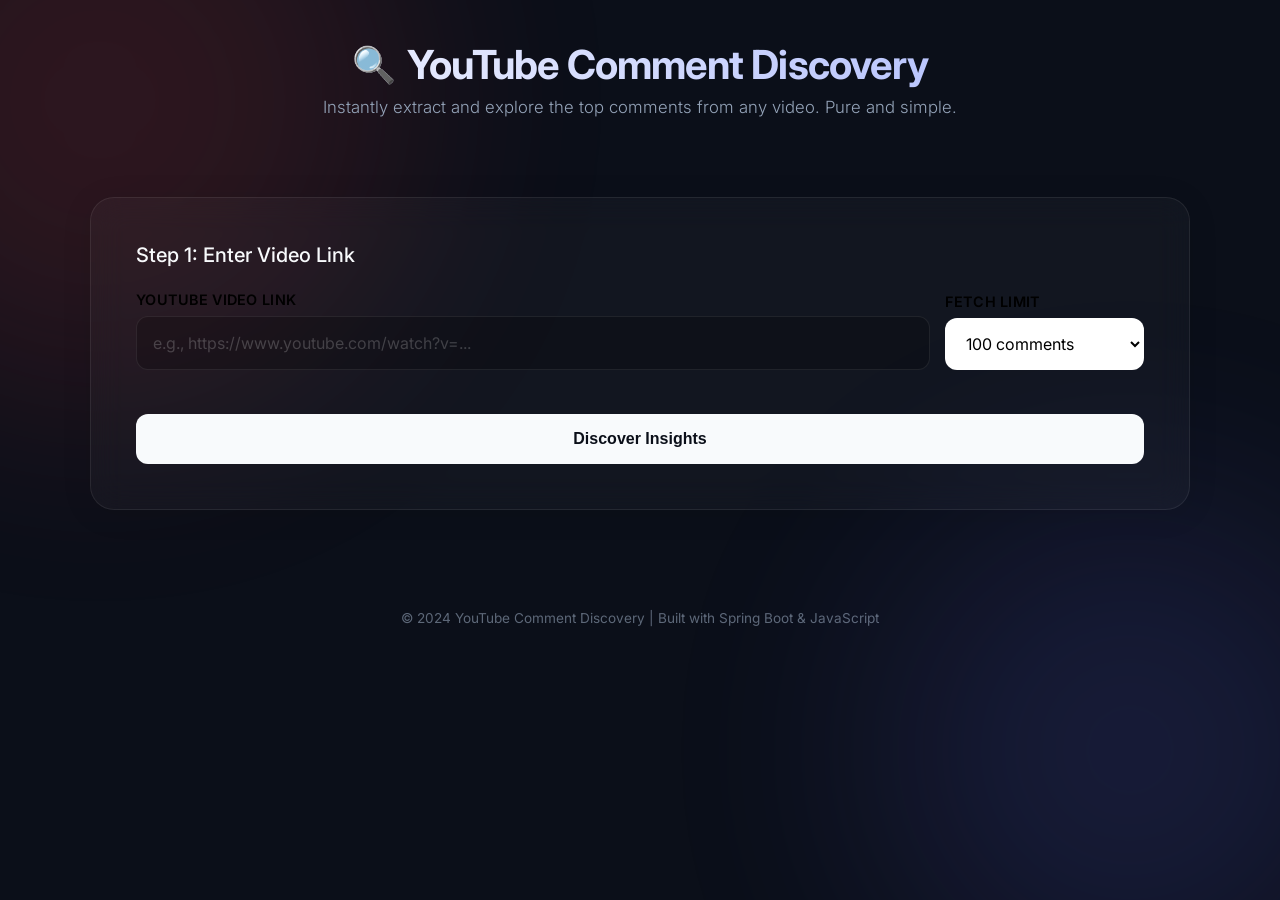
<file: frontend/index.html>
<!DOCTYPE html>
<html lang="en">
<head>
    <meta charset="UTF-8">
    <meta name="viewport" content="width=device-width, initial-scale=1.0">
    <title>YouTube Comment Discovery</title>
    <link rel="stylesheet" href="styles.css">
</head>
<body>
    <div class="container">
        <!-- Header Section -->
        <header class="header">
            <div class="header-content">
                <h1 class="title">
                    <span class="title-icon">🔍</span>
                    YouTube Comment Discovery
                </h1>
                <p class="subtitle">Instantly extract and explore the top comments from any video. Pure and simple.</p>
            </div>
        </header>

        <!-- Main Content -->
        <main class="main-content">
            <!-- Input Section -->
            <section class="input-section">
                <div class="input-card">
                    <h2>Step 1: Enter Video Link</h2>
                    <form id="analysisForm" onsubmit="handleAnalyze(event)">
                        <div class="input-row">
                            <div class="form-group url-group">
                                <label for="videoUrl">YouTube video link</label>
                                <input 
                                    type="text" 
                                    id="videoUrl" 
                                    name="videoUrl" 
                                    placeholder="e.g., https://www.youtube.com/watch?v=..."
                                    required
                                >
                            </div>
                            
                            <div class="form-group limit-group">
                                <label for="maxComments">Fetch limit</label>
                                <select id="maxComments" name="maxComments">
                                    <option value="20">20 comments</option>
                                    <option value="50">50 comments</option>
                                    <option value="100" selected>100 comments</option>
                                    <option value="200">200 comments</option>
                                    <option value="500">500 comments</option>
                                </select>
                            </div>
                        </div>

                        <button type="submit" class="btn-analyze" id="analyzeBtn">
                            <span class="btn-text">Discover Insights</span>
                            <span class="btn-loader" id="loader" style="display: none;">
                                <span class="spinner"></span>
                            </span>
                        </button>
                        <div id="loadingStatus" class="loading-status" style="display: none;"></div>
                    </form>
                </div>
            </section>

            <!-- Results Section -->
            <section class="results-section" id="resultsSection" style="display: none;">
                <div class="results-container">
                    <!-- AI Analytics Section -->
                    <div id="analytics-section" class="analytics-container fade-in" style="display: none;">
                        <div class="analytics-header">
                            <h2 class="comments-title">
                                <span class="title-icon">✨</span>
                                AI Insights
                            </h2>
                            <div class="header-actions">
                                <button class="btn-icon" onclick="copySummary()" title="Copy Summary">📋</button>
                                <button class="btn-icon" onclick="exportAnalysis()" title="Download JSON">📥</button>
                            </div>
                        </div>
                        
                        <div class="stats-grid">
                            <!-- Executive Summary -->
                            <div class="stat-card summary-card">
                                <div class="stat-header">
                                    <span class="stat-icon">🤖</span>
                                    <h3 class="stat-title">Executive Summary</h3>
                                </div>
                                <div class="stat-value summary-text" id="aiSummary">Analyzing...</div>
                            </div>
                            
                            <!-- Toxicity Meter -->
                            <div class="stat-card toxicity-card">
                                <div class="stat-header">
                                    <span class="stat-icon">🛡️</span>
                                    <h3 class="stat-title">Toxicity Score</h3>
                                </div>
                                <div class="toxicity-meter">
                                    <div class="meter-bg">
                                        <div id="toxicityFill" class="meter-fill" style="width: 0%"></div>
                                    </div>
                                    <div class="meter-value"><span id="toxicityScore">0</span>/100</div>
                                </div>
                            </div>

                            <!-- Sentiment Split -->
                            <div class="stat-card sentiment-card">
                                <div class="stat-header">
                                    <span class="stat-icon">📊</span>
                                    <h3 class="stat-title">Sentiment Distribution</h3>
                                </div>
                                <div class="sentiment-bars">
                                    <div class="bar-row"><span class="bar-label">Pos</span><div class="bar-bg"><div id="posFill" class="bar-fill pos-color"></div></div><span id="posVal" class="bar-val">0%</span></div>
                                    <div class="bar-row"><span class="bar-label">Neu</span><div class="bar-bg"><div id="neuFill" class="bar-fill neu-color"></div></div><span id="neuVal" class="bar-val">0%</span></div>
                                    <div class="bar-row"><span class="bar-label">Neg</span><div class="bar-bg"><div id="negFill" class="bar-fill neg-color"></div></div><span id="negVal" class="bar-val">0%</span></div>
                                </div>
                            </div>

                            <!-- Key Topics -->
                            <div class="stat-card topics-card">
                                <div class="stat-header">
                                    <span class="stat-icon">🏷️</span>
                                    <h3 class="stat-title">Key Topics</h3>
                                </div>
                                <div id="keyTopicsList" class="topics-list">
                                    <!-- Dynamic badges -->
                                </div>
                            </div>
                        </div>
                    </div>

                    <!-- Extracted Comments Section -->
                    <div class="extracted-comments-container">
                        <div class="comments-section-header">
                            <h2 class="comments-title">
                                <span class="title-icon">💬</span>
                                Extracted Comments
                            </h2>
                            <div class="search-box">
                                <input type="text" id="commentSearch" placeholder="Search comments..." onkeyup="handleSearch()">
                                <span class="search-icon">🔍</span>
                            </div>
                        </div>
                        <div id="commentsGrid" class="comments-grid"></div>
                    </div>
                </div>

                <button class="btn-reset" onclick="resetForm()">Extract from Another Video</button>
            </section>

            <!-- Error Section -->
            <section class="error-section" id="errorSection" style="display: none;">
                <div class="error-card">
                    <h3>⚠️ Error</h3>
                    <p id="errorMessage"></p>
                    <button class="btn-reset" onclick="resetError()">Try Again</button>
                </div>
            </section>
        </main>

        <!-- Footer Section -->
        <footer class="footer">
            <p>&copy; 2024 YouTube Comment Discovery | Built with Spring Boot & JavaScript</p>
        </footer>
    </div>

    <script src="script.js"></script>
</body>
</html>
</file>
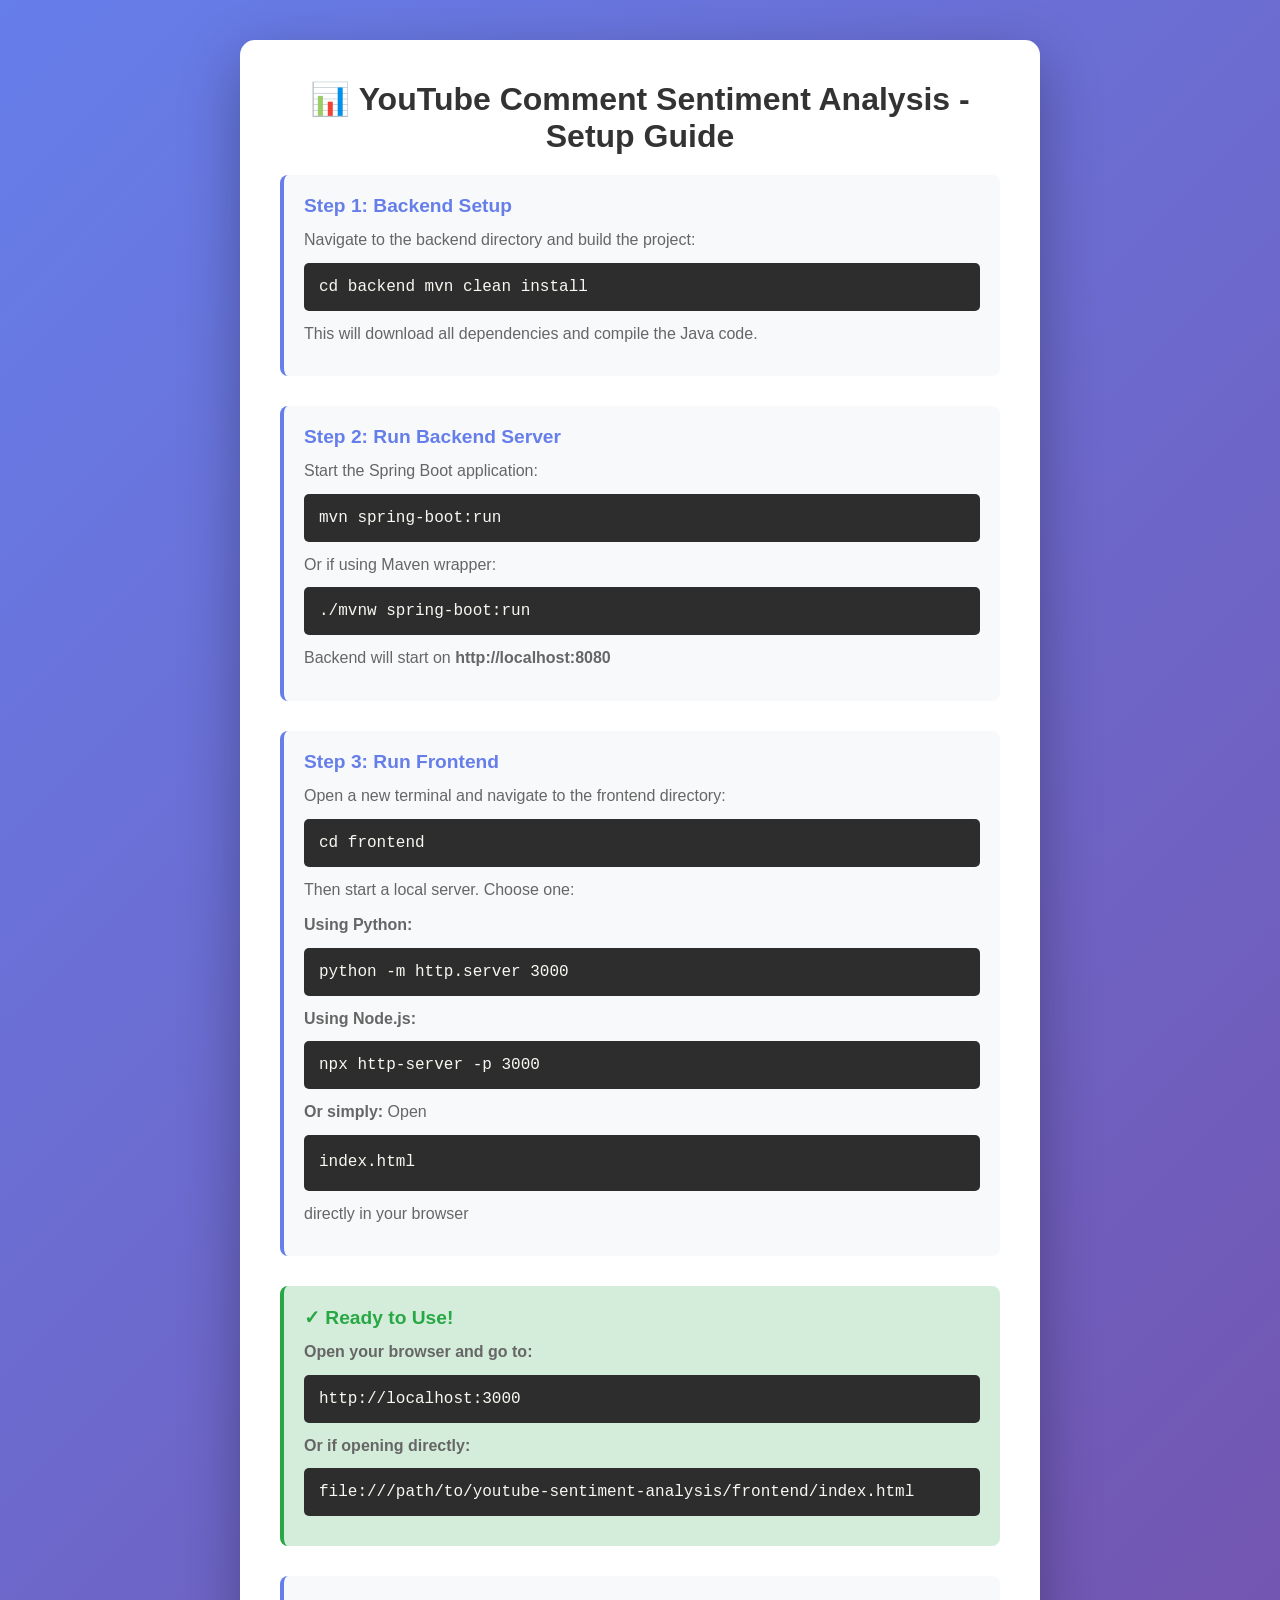
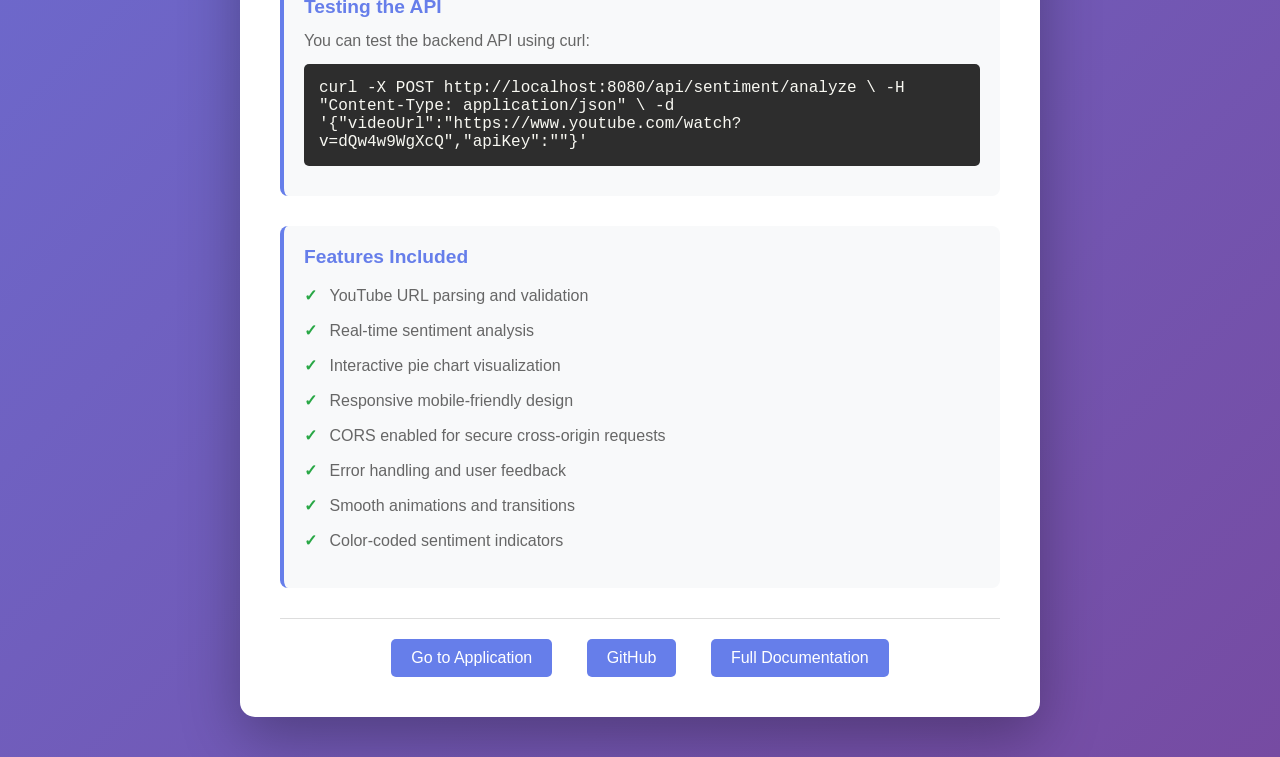
<file: frontend/SETUP.html>
<!DOCTYPE html>
<html lang="en">
<head>
    <meta charset="UTF-8">
    <meta name="viewport" content="width=device-width, initial-scale=1.0">
    <title>YouTube Sentiment Analysis - Demo</title>
    <style>
        * {
            margin: 0;
            padding: 0;
            box-sizing: border-box;
        }

        body {
            font-family: 'Segoe UI', Tahoma, Geneva, Verdana, sans-serif;
            background: linear-gradient(135deg, #667eea 0%, #764ba2 100%);
            min-height: 100vh;
            padding: 40px 20px;
        }

        .container {
            max-width: 800px;
            margin: 0 auto;
            background: white;
            border-radius: 15px;
            padding: 40px;
            box-shadow: 0 20px 60px rgba(0, 0, 0, 0.3);
        }

        h1 {
            color: #333;
            margin-bottom: 20px;
            text-align: center;
        }

        .step {
            margin-bottom: 30px;
            padding: 20px;
            background: #f8f9fa;
            border-left: 4px solid #667eea;
            border-radius: 8px;
        }

        .step h2 {
            color: #667eea;
            font-size: 1.2rem;
            margin-bottom: 10px;
        }

        .step code {
            display: block;
            background: #2d2d2d;
            color: #f8f8f2;
            padding: 15px;
            border-radius: 5px;
            overflow-x: auto;
            font-family: 'Courier New', monospace;
            margin: 10px 0;
        }

        .step p {
            color: #666;
            line-height: 1.6;
            margin-bottom: 10px;
        }

        .success {
            background: #d4edda;
            border-left-color: #28a745;
        }

        .success h2 {
            color: #28a745;
        }

        .links {
            text-align: center;
            margin-top: 30px;
            padding-top: 20px;
            border-top: 1px solid #ddd;
        }

        .links a {
            display: inline-block;
            margin: 0 15px;
            padding: 10px 20px;
            background: #667eea;
            color: white;
            text-decoration: none;
            border-radius: 5px;
            transition: background 0.3s;
        }

        .links a:hover {
            background: #5568d3;
        }

        .feature-list {
            list-style: none;
            margin: 10px 0;
        }

        .feature-list li {
            padding: 8px 0;
            color: #666;
        }

        .feature-list li:before {
            content: "✓ ";
            color: #28a745;
            font-weight: bold;
            margin-right: 8px;
        }
    </style>
</head>
<body>
    <div class="container">
        <h1>📊 YouTube Comment Sentiment Analysis - Setup Guide</h1>

        <div class="step">
            <h2>Step 1: Backend Setup</h2>
            <p>Navigate to the backend directory and build the project:</p>
            <code>cd backend
mvn clean install</code>
            <p>This will download all dependencies and compile the Java code.</p>
        </div>

        <div class="step">
            <h2>Step 2: Run Backend Server</h2>
            <p>Start the Spring Boot application:</p>
            <code>mvn spring-boot:run</code>
            <p>Or if using Maven wrapper:</p>
            <code>./mvnw spring-boot:run</code>
            <p>Backend will start on <strong>http://localhost:8080</strong></p>
        </div>

        <div class="step">
            <h2>Step 3: Run Frontend</h2>
            <p>Open a new terminal and navigate to the frontend directory:</p>
            <code>cd frontend</code>
            <p>Then start a local server. Choose one:</p>
            <p><strong>Using Python:</strong></p>
            <code>python -m http.server 3000</code>
            <p><strong>Using Node.js:</strong></p>
            <code>npx http-server -p 3000</code>
            <p><strong>Or simply:</strong> Open <code>index.html</code> directly in your browser</p>
        </div>

        <div class="step success">
            <h2>✓ Ready to Use!</h2>
            <p><strong>Open your browser and go to:</strong></p>
            <code>http://localhost:3000</code>
            <p><strong>Or if opening directly:</strong></p>
            <code>file:///path/to/youtube-sentiment-analysis/frontend/index.html</code>
        </div>

        <div class="step">
            <h2>Testing the API</h2>
            <p>You can test the backend API using curl:</p>
            <code>curl -X POST http://localhost:8080/api/sentiment/analyze \
  -H "Content-Type: application/json" \
  -d '{"videoUrl":"https://www.youtube.com/watch?v=dQw4w9WgXcQ","apiKey":""}'</code>
        </div>

        <div class="step">
            <h2>Features Included</h2>
            <ul class="feature-list">
                <li>YouTube URL parsing and validation</li>
                <li>Real-time sentiment analysis</li>
                <li>Interactive pie chart visualization</li>
                <li>Responsive mobile-friendly design</li>
                <li>CORS enabled for secure cross-origin requests</li>
                <li>Error handling and user feedback</li>
                <li>Smooth animations and transitions</li>
                <li>Color-coded sentiment indicators</li>
            </ul>
        </div>

        <div class="links">
            <a href="index.html">Go to Application</a>
            <a href="https://github.com">GitHub</a>
            <a href="README.md">Full Documentation</a>
        </div>
    </div>
</body>
</html>
</file>
<file: frontend/styles.css>
@import url('https://fonts.googleapis.com/css2?family=Inter:wght@300;400;500;600;700&display=swap');

* {
    margin: 0;
    padding: 0;
    box-sizing: border-box;
}

:root {
    --primary-color: #EF4444;    /* Brand Red */
    --positive-color: #10B981;   /* Emerald */
    --neutral-color: #6366F1;    /* Indigo */
    --negative-color: #EF4444;   /* Red */
    
    --bg-base: #0B0F19;
    --card-bg: rgba(255, 255, 255, 0.03);
    --card-border: rgba(255, 255, 255, 0.08);
    
    --text-main: #F8FAFC;
    --text-muted: #94A3B8;
    
    --transition-smooth: all 0.4s cubic-bezier(0.16, 1, 0.3, 1);
}

body {
    font-family: 'Inter', sans-serif;
    background-color: var(--bg-base);
    color: var(--text-main);
    min-height: 100vh;
    padding: 40px 20px;
    display: flex;
    flex-direction: column;
    align-items: center;
    position: relative;
    overflow-x: hidden;
}

/* Ambient glow effects for deep visual richness */
body::before,
body::after {
    content: '';
    position: fixed;
    border-radius: 50%;
    filter: blur(120px);
    z-index: -1;
    opacity: 0.15;
}

body::before {
    width: 600px;
    height: 600px;
    background: var(--primary-color);
    top: -200px;
    left: -200px;
}

body::after {
    width: 500px;
    height: 500px;
    background: var(--neutral-color);
    bottom: -100px;
    right: -100px;
}

.container {
    width: 100%;
    max-width: 1100px; /* Widened for better breathing room */
    margin: 0 auto;
    display: flex;
    flex-direction: column;
    gap: 60px; /* Increased vertical gap between main sections */
}

/* Header Styles */
.header {
    text-align: center;
    margin-bottom: 20px;
}

.title {
    font-size: 2.5rem;
    font-weight: 700;
    letter-spacing: -0.02em;
    margin-bottom: 8px;
    background: linear-gradient(to right, #ffffff, #a5b4fc);
    -webkit-background-clip: text;
    -webkit-text-fill-color: transparent;
    display: flex;
    align-items: center;
    justify-content: center;
    gap: 12px;
}

.title-icon {
    font-size: 2.2rem;
    -webkit-text-fill-color: initial;
    /* reset for emoji */
    animation: gentle-float 4s ease-in-out infinite;
}

.subtitle {
    font-size: 1.05rem;
    color: var(--text-muted);
    font-weight: 300;
}

/* Reusable Card (Glassmorphism) */
.input-card,
.chart-container,
.stat-card,
.error-card {
    background: var(--card-bg);
    backdrop-filter: blur(16px);
    -webkit-backdrop-filter: blur(16px);
    border: 1px solid var(--card-border);
    border-radius: 24px; /* Slightly rounder for premium feel */
    padding: 45px; /* Increased from 35px for more internal air */
    box-shadow: 0 4px 30px rgba(0, 0, 0, 0.1);
    transition: var(--transition-smooth);
}

.input-card:hover,
.chart-container:hover,
.stat-card:hover {
    background: rgba(255, 255, 255, 0.05);
    border-color: rgba(255, 255, 255, 0.12);
}

/* Typography inside cards */
h2 {
    font-size: 1.25rem;
    font-weight: 500;
    color: var(--text-main);
    margin-bottom: 24px;
    display: flex;
    align-items: center;
    gap: 8px;
}

/* Form Styles */
.form-group {
    margin-bottom: 24px;
    position: relative;
}

.form-group label {
    display: block;
    font-size: 0.85rem;
    font-weight: 500;
    color: var(--text-muted);
    margin-bottom: 8px;
    letter-spacing: 0.02em;
    text-transform: uppercase;
}

.form-group input {
    width: 100%;
    padding: 16px;
    background: rgba(0, 0, 0, 0.2);
    border: 1px solid var(--card-border);
    border-radius: 12px;
    color: var(--text-main);
    font-size: 1rem;
    font-family: 'Inter', sans-serif;
    transition: var(--transition-smooth);
}

.form-group input:focus {
    outline: none;
    background: rgba(0, 0, 0, 0.4);
    border-color: var(--primary-color);
    box-shadow: 0 0 0 4px rgba(239, 68, 68, 0.1);
}

.form-group input::placeholder {
    color: rgba(255, 255, 255, 0.2);
}

.form-group small {
    display: block;
    margin-top: 8px;
    font-size: 0.8rem;
    color: var(--text-muted);
    opacity: 0.7;
}

/* Button */
.btn-analyze {
    width: 100%;
    padding: 16px;
    background: var(--text-main);
    color: var(--bg-base);
    border: none;
    border-radius: 12px;
    font-size: 1rem;
    font-weight: 600;
    cursor: pointer;
    transition: var(--transition-smooth);
    margin-top: 10px;
    display: flex;
    justify-content: center;
    align-items: center;
}

.btn-analyze:hover {
    background: var(--primary-color);
    color: white;
    transform: translateY(-2px);
    box-shadow: 0 10px 20px rgba(239, 68, 68, 0.2);
}

.btn-analyze:active {
    transform: translateY(0);
}

.btn-analyze:disabled {
    background: rgba(255, 255, 255, 0.1);
    color: var(--text-muted);
    cursor: not-allowed;
    transform: none;
    box-shadow: none;
}

.spinner {
    border: 2px solid rgba(0, 0, 0, 0.1);
    border-top: 2px solid currentColor;
    border-radius: 50%;
    width: 20px;
    height: 20px;
    animation: spin 1s linear infinite;
}

/* Results Layout */
.results-section {
    animation: fade-in-up 0.6s cubic-bezier(0.16, 1, 0.3, 1);
}

.results-container {
    display: grid;
    grid-template-columns: 1fr 1fr;
    gap: 32px; /* Increased from 24px */
}

.chart-container {
    display: flex;
    align-items: center;
    justify-content: center;
}

.chart-wrapper {
    width: 100%;
    height: 300px;
    position: relative;
}

/* Stat Cards */
.stats-container {
    display: flex;
    flex-direction: column;
    gap: 16px;
}

.stat-card {
    padding: 20px 24px;
    display: flex;
    align-items: center;
    gap: 20px;
    border-left-width: 4px;
}

.stat-card.positive {
    border-left-color: var(--positive-color);
}

.stat-card.neutral {
    border-left-color: var(--neutral-color);
}

.stat-card.negative {
    border-left-color: var(--negative-color);
}

.stat-card.total {
    border-left-color: var(--text-main);
}

.stat-icon {
    font-size: 1.8rem;
    filter: drop-shadow(0 4px 6px rgba(0, 0, 0, 0.2));
}

.stat-content {
    display: flex;
    flex-direction: column;
}

.stat-label {
    font-size: 0.85rem;
    color: var(--text-muted);
    text-transform: uppercase;
    letter-spacing: 0.05em;
    margin-bottom: 4px;
}

.stat-percentage {
    font-size: 1.5rem;
    font-weight: 600;
    color: var(--text-main);
    line-height: 1.1;
}

.stat-count {
    font-size: 0.8rem;
    color: var(--text-muted);
    margin-top: 4px;
}

/* Secondary Button (Reset) */
.btn-reset {
    background: transparent;
    border: 1px solid var(--card-border);
    color: var(--text-main);
    padding: 12px 24px;
    border-radius: 12px;
    font-size: 0.95rem;
    font-weight: 500;
    cursor: pointer;
    transition: var(--transition-smooth);
    margin: 30px auto 0;
    display: block;
}

.btn-reset:hover {
    background: rgba(255, 255, 255, 0.05);
    border-color: rgba(255, 255, 255, 0.2);
}

/* Error Card */
.error-section {
    animation: fade-in-up 0.4s ease-out;
}

.error-card {
    border-left: 4px solid var(--negative-color);
}

.error-card h3 {
    color: var(--negative-color);
    font-size: 1.2rem;
    margin-bottom: 12px;
}

/* Sentiment Indicator Box */
.sentiment-indicator>div {
    background: rgba(255, 255, 255, 0.02) !important;
    border: 1px solid var(--card-border) !important;
    backdrop-filter: blur(8px);
}

.sentiment-indicator p {
    color: var(--text-muted) !important;
}

/* Footer */
.footer {
    text-align: center;
    color: var(--text-muted);
    font-size: 0.85rem;
    padding-top: 40px;
    opacity: 0.6;
}

/* Loading Status Decoration */
.loading-status {
    text-align: center;
    margin-top: 15px;
    font-size: 0.9rem;
    color: var(--text-muted);
    font-weight: 300;
    letter-spacing: 0.05em;
    text-transform: uppercase;
    animation: status-pulse 1.5s ease-in-out infinite;
}

@keyframes status-pulse {

    0%,
    100% {
        opacity: 0.5;
        transform: scale(1);
    }

    50% {
        opacity: 1;
        transform: scale(1.02);
    }
}

/* Extracted Comments Section */
.extracted-comments-container {
    grid-column: 1 / -1;
    /* span full width of the results container */
    margin-top: 20px;
    animation: fade-in-up 0.6s ease-out;
}

.comments-title {
    font-size: 1.1rem;
    font-weight: 500;
    color: var(--text-main);
    margin-bottom: 20px;
    padding-bottom: 10px;
    border-bottom: 1px solid var(--card-border);
}

.comments-grid {
    display: grid;
    grid-template-columns: repeat(auto-fill, minmax(280px, 1fr));
    gap: 16px;
    max-height: 500px;
    overflow-y: auto;
    padding-right: 10px;
}

/* Custom Scrollbar for Comments Grid */
.comments-grid::-webkit-scrollbar {
    width: 6px;
}

.comments-grid::-webkit-scrollbar-track {
    background: rgba(255, 255, 255, 0.02);
    border-radius: 10px;
}

.comments-grid::-webkit-scrollbar-thumb {
    background: rgba(255, 255, 255, 0.1);
    border-radius: 10px;
}

.comments-grid::-webkit-scrollbar-thumb:hover {
    background: rgba(255, 255, 255, 0.2);
}

.comment-card {
    background: rgba(255, 255, 255, 0.02);
    border: 1px solid var(--card-border);
    border-radius: 12px;
    padding: 16px;
    font-size: 0.9rem;
    color: var(--text-muted);
    line-height: 1.5;
    transition: var(--transition-smooth);
    display: flex;
    flex-direction: column;
    gap: 10px;
}

.comment-card:hover {
    background: rgba(255, 255, 255, 0.05);
    border-color: rgba(255, 255, 255, 0.15);
    transform: translateY(-2px);
}

.comment-card p {
    color: var(--text-main);
    font-size: 0.9rem;
    word-break: break-word;
    display: -webkit-box;
    -webkit-line-clamp: 4;
    -webkit-box-orient: vertical;
    overflow: hidden;
}

.comment-badge {
    align-self: flex-start;
    padding: 4px 10px;
    border-radius: 20px;
    font-size: 0.75rem;
    font-weight: 600;
    text-transform: uppercase;
    background: rgba(255, 255, 255, 0.05);
    border: 1px solid var(--card-border);
    color: var(--text-muted);
}


/* Animations */
@keyframes spin {
    to {
        transform: rotate(360deg);
    }
}

@keyframes gentle-float {

    0%,
    100% {
        transform: translateY(0);
    }

    50% {
        transform: translateY(-8px);
    }
}

@keyframes fade-in-up {
    from {
        opacity: 0;
        transform: translateY(20px);
    }

    to {
        opacity: 1;
        transform: translateY(0);
    }
}

/* Responsive */
@media (max-width: 768px) {
    .results-container {
        grid-template-columns: 1fr;
    }

    .stats-container {
        grid-template-columns: 1fr 1fr;
        flex-direction: row;
        flex-wrap: wrap;
    }

    .stat-card {
        flex: 1 1 calc(50% - 8px);
        padding: 16px;
    }
}

@media (max-width: 480px) {
    body {
        padding: 20px 15px;
    }

    .title {
        font-size: 1.8rem;
    }

    .stats-container {
        flex-direction: column;
    }

    .stat-card {
        width: 100%;
    }
}

/* AI Analytics Dashboard */
.analytics-container {
    margin-bottom: 40px;
}

.stats-grid {
    display: grid;
    grid-template-columns: repeat(3, 1fr);
    gap: 28px; /* Increased from 20px */
    margin-top: 30px;
}

.stat-card {
    background: var(--card-bg);
    border: 1px solid var(--card-border);
    border-radius: 16px;
    padding: 20px;
    backdrop-filter: blur(12px);
    transition: var(--transition-smooth);
}

.stat-card:hover {
    transform: translateY(-4px);
    border-color: rgba(255, 255, 255, 0.15);
    box-shadow: 0 10px 30px rgba(0, 0, 0, 0.2);
}

.summary-card {
    grid-column: span 2;
}

.stat-header {
    display: flex;
    align-items: center;
    gap: 10px;
    margin-bottom: 15px;
}

.stat-icon {
    font-size: 1.2rem;
}

.stat-title {
    font-size: 1.1rem;
    font-weight: 600;
    color: var(--text-muted);
}

.summary-text {
    font-size: 1.05rem;
    line-height: 1.75; /* Increased for better readability */
    color: var(--text-main);
}

.toxicity-meter {
    display: flex;
    align-items: center;
    gap: 15px;
}

.meter-bg {
    flex-grow: 1;
    height: 8px;
    background: rgba(255, 255, 255, 0.1);
    border-radius: 4px;
    overflow: hidden;
}

.meter-fill {
    height: 100%;
    background: linear-gradient(90deg, var(--positive-color), #F59E0B, var(--primary-color));
    border-radius: 4px;
    transition: width 1s ease-out;
}

.meter-value {
    font-weight: 700;
    font-size: 1.2rem;
}

.sentiment-bars {
    display: flex;
    flex-direction: column;
    gap: 16px; /* Louder gaps between bars */
}

.bar-row {
    display: flex;
    align-items: center;
    gap: 12px;
}

.bar-label {
    width: 30px;
    font-size: 0.85rem;
    color: var(--text-muted);
}

.bar-bg {
    flex-grow: 1;
    height: 6px;
    background: rgba(255, 255, 255, 0.1);
    border-radius: 3px;
    overflow: hidden;
}

.bar-fill {
    height: 100%;
    border-radius: 3px;
    transition: width 1s ease-out;
}

.pos-color {
    background: var(--positive-color);
}

.neu-color {
    background: var(--neutral-color);
}

.neg-color {
    background: var(--negative-color);
}

.bar-val {
    width: 40px;
    text-align: right;
    font-size: 0.85rem;
    font-weight: 600;
}

.topics-list {
    display: flex;
    flex-wrap: wrap;
    gap: 12px;
}

.topic-badge {
    background: rgba(99, 102, 241, 0.15);
    color: #A5B4FC;
    border: 1px solid rgba(99, 102, 241, 0.3);
    padding: 6px 12px;
    border-radius: 20px;
    font-size: 0.85rem;
    font-weight: 500;
}

@media (max-width: 600px) {
    .stats-grid {
        grid-template-columns: 1fr;
    }

    .summary-card {
        grid-column: span 1;
    }
}

/* Enhanced Layout & Alignment */
.input-row {
    display: flex;
    gap: 15px;
    margin-bottom: 20px;
    align-items: flex-end;
}

.url-group {
    flex: 4;
}

.limit-group {
    flex: 1;
}

.input-row .form-group label {
    display: block;
    margin-bottom: 8px;
    font-size: 0.9rem;
    font-weight: 600;
    color: #000000 !important; /* Force Black specifically for these input labels */
}

select {
    width: 100%;
    padding: 14px 16px;
    background: #FFFFFF !important;
    border: 1px solid var(--card-border);
    border-radius: 12px;
    color: #000000 !important;
    font-family: inherit;
    font-size: 1rem;
    cursor: pointer;
    transition: var(--transition-smooth);
}

select option {
    background: #FFFFFF;
    color: #000000;
}

select:focus {
    outline: none;
    border-color: var(--primary-color);
    background: rgba(255, 255, 255, 0.08);
}

.analytics-header,
.comments-section-header {
    display: flex;
    justify-content: center;
    align-items: center;
    flex-direction: column;
    gap: 10px;
    margin-bottom: 25px;
    text-align: center;
}

.comments-title {
    font-size: 2rem !important;
    border-bottom: none !important;
    margin-bottom: 0 !important;
}

.header-actions {
    display: flex;
    gap: 10px;
}

.btn-icon {
    background: rgba(255, 255, 255, 0.05);
    border: 1px solid var(--card-border);
    color: white;
    width: 40px;
    height: 40px;
    border-radius: 10px;
    cursor: pointer;
    display: flex;
    align-items: center;
    justify-content: center;
    transition: var(--transition-smooth);
}

.btn-icon:hover {
    background: rgba(255, 255, 255, 0.1);
    transform: translateY(-2px);
}

/* Search Box */
.search-box {
    position: relative;
    width: 100%;
    max-width: 300px;
}

.search-box input {
    width: 100%;
    padding: 10px 40px 10px 15px;
    background: rgba(255, 255, 255, 0.05);
    border: 1px solid var(--card-border);
    border-radius: 20px;
    color: var(--text-main);
    font-size: 0.9rem;
}

.search-icon {
    position: absolute;
    right: 15px;
    top: 50%;
    transform: translateY(-50%);
    opacity: 0.5;
    pointer-events: none;
}

/* Entrance Animations */
@keyframes barGrow {
    from {
        width: 0;
    }
}

.bar-fill {
    animation: barGrow 1.2s cubic-bezier(0.16, 1, 0.3, 1) forwards;
}

.meter-fill {
    animation: barGrow 1.5s cubic-bezier(0.16, 1, 0.3, 1) forwards;
}

.toxicity-status {
    font-size: 0.8rem;
    font-weight: 600;
    margin-left: 10px;
    padding: 2px 8px;
    border-radius: 4px;
    text-transform: uppercase;
}

/* Modern Toast Notification */
.toast {
    position: fixed;
    bottom: 30px;
    left: 50%;
    transform: translateX(-50%) translateY(100px);
    background: rgba(255, 255, 255, 0.1);
    backdrop-filter: blur(15px);
    border: 1px solid rgba(255, 255, 255, 0.2);
    color: white;
    padding: 12px 24px;
    border-radius: 12px;
    font-weight: 500;
    box-shadow: 0 10px 30px rgba(0, 0, 0, 0.3);
    z-index: 9999;
    transition: all 0.4s cubic-bezier(0.18, 0.89, 0.32, 1.28);
    opacity: 0;
    pointer-events: none;
    display: flex;
    align-items: center;
    gap: 10px;
}

.toast.show {
    transform: translateX(-50%) translateY(0);
    opacity: 1;
}

.toast-icon {
    font-size: 1.2rem;
}
</file>
